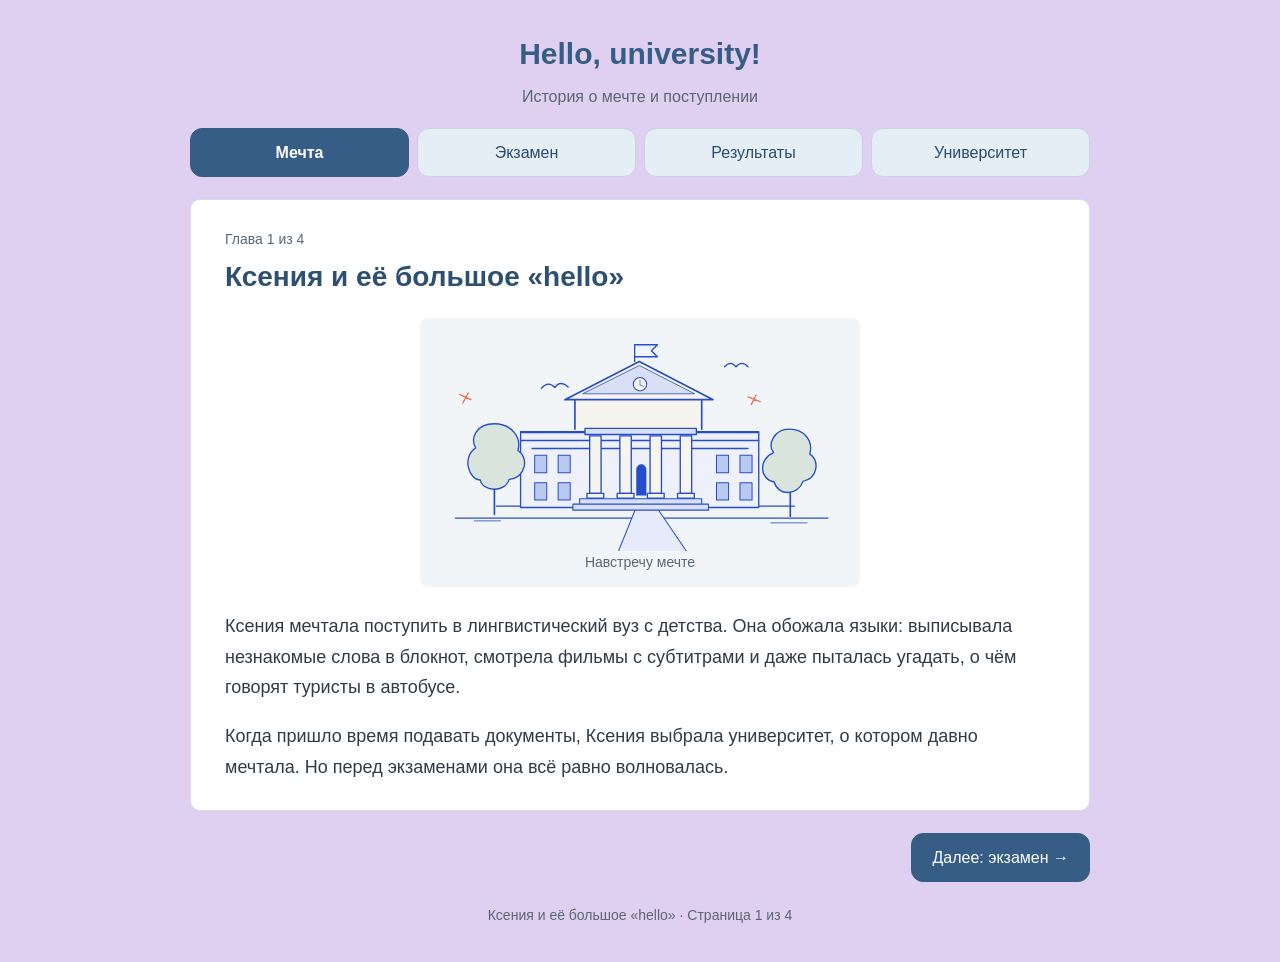
<file: index.html>
<!DOCTYPE html>
<html lang="ru">
<head>
  <meta charset="UTF-8">
  <meta name="viewport" content="width=device-width, initial-scale=1.0">
  <meta name="description" content="История о Ксении и её поступлении в лингвистический университет. Глава 1: Мечта.">
  <title>Ксения и её большое «hello»</title>
  <link rel="stylesheet" href="style.css">
</head>
<body>
  <a class="skip-link" href="#main">Перейти к тексту</a>

  <header class="site-header">
    <a class="site-name" href="index.html" lang="en">Hello, university!</a>
    <p>История о мечте и поступлении</p>
  </header>


  <nav class="menu" aria-label="Главы истории">
    <a href="index.html" aria-current="page">Мечта</a>
    <a href="exam.html">Экзамен</a>
    <a href="results.html">Результаты</a>
    <a href="university.html">Университет</a>
  </nav>

  <main id="main" tabindex="-1">
    <article class="story">
      <p class="chapter-number">Глава 1 из 4</p>
      <h1>Ксения и её большое «hello»</h1>

      <figure class="illustration">
        <img src="campus.svg" width="620" height="330"
             alt="Рисунок университета с колоннами и деревьями">
        <figcaption>Навстречу мечте</figcaption>
      </figure>

      <p>Ксения мечтала поступить в лингвистический вуз с детства. Она обожала языки: выписывала незнакомые слова в блокнот, смотрела фильмы с субтитрами и даже пыталась угадать, о чём говорят туристы в автобусе.</p>

      <p>Когда пришло время подавать документы, Ксения выбрала университет, о котором давно мечтала. Но перед экзаменами она всё равно волновалась.</p>
    </article>

    <nav class="page-navigation" aria-label="Переход между главами">
      <a class="button" href="exam.html" rel="next">Далее: экзамен →</a>
    </nav>
  </main>

  <footer class="site-footer">
    <p>Ксения и её большое «hello» · Страница 1 из 4</p>
  </footer>
</body>
</html>
</file>
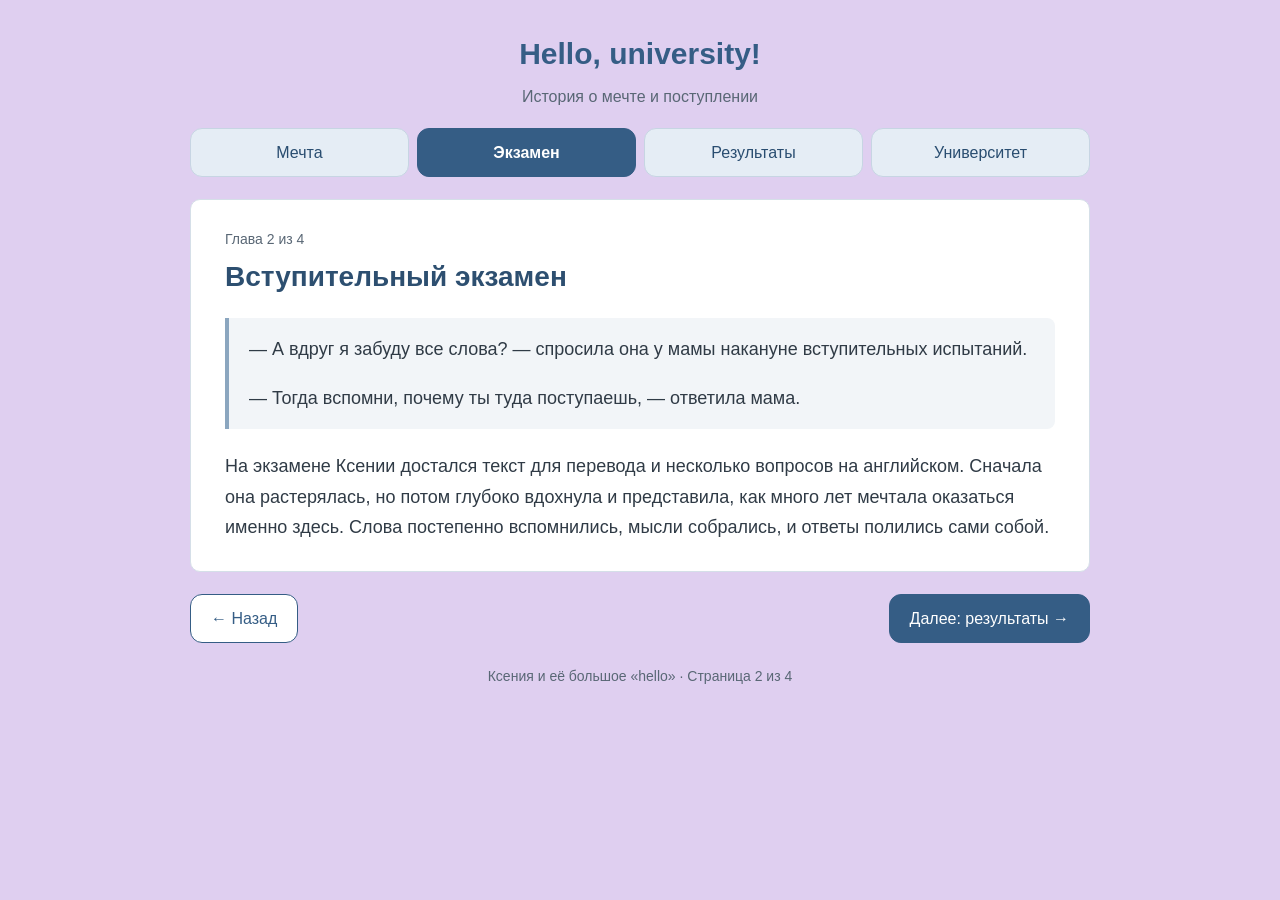
<file: exam.html>
<!DOCTYPE html>
<html lang="ru">
<head>
  <meta charset="UTF-8">
  <meta name="viewport" content="width=device-width, initial-scale=1.0">
  <meta name="description" content="История о Ксении и её поступлении в лингвистический университет. Глава 2: Экзамен.">
  <title>Экзамен — Ксения и её большое «hello»</title>
  <link rel="stylesheet" href="style.css">
</head>
<body>
  <a class="skip-link" href="#main">Перейти к тексту</a>

  <header class="site-header">
    <a class="site-name" href="index.html" lang="en">Hello, university!</a>
    <p>История о мечте и поступлении</p>
  </header>

 
  <nav class="menu" aria-label="Главы истории">
    <a href="index.html">Мечта</a>
    <a href="exam.html" aria-current="page">Экзамен</a>
    <a href="results.html">Результаты</a>
    <a href="university.html">Университет</a>
  </nav>

  <main id="main" tabindex="-1">
    <article class="story">
      <p class="chapter-number">Глава 2 из 4</p>
      <h1>Вступительный экзамен</h1>

      <div class="dialogue">
        <p>— А вдруг я забуду все слова? — спросила она у мамы накануне вступительных испытаний.</p>
        <p>— Тогда вспомни, почему ты туда поступаешь, — ответила мама.</p>
      </div>

      <p>На экзамене Ксении достался текст для перевода и несколько вопросов на английском. Сначала она растерялась, но потом глубоко вдохнула и представила, как много лет мечтала оказаться именно здесь. Слова постепенно вспомнились, мысли собрались, и ответы полились сами собой.</p>
    </article>

    <nav class="page-navigation" aria-label="Переход между главами">
      <a class="button secondary" href="index.html" rel="prev">← Назад</a>
      <a class="button" href="results.html" rel="next">Далее: результаты →</a>
    </nav>
  </main>

  <footer class="site-footer">
    <p>Ксения и её большое «hello» · Страница 2 из 4</p>
  </footer>
</body>
</html>
</file>
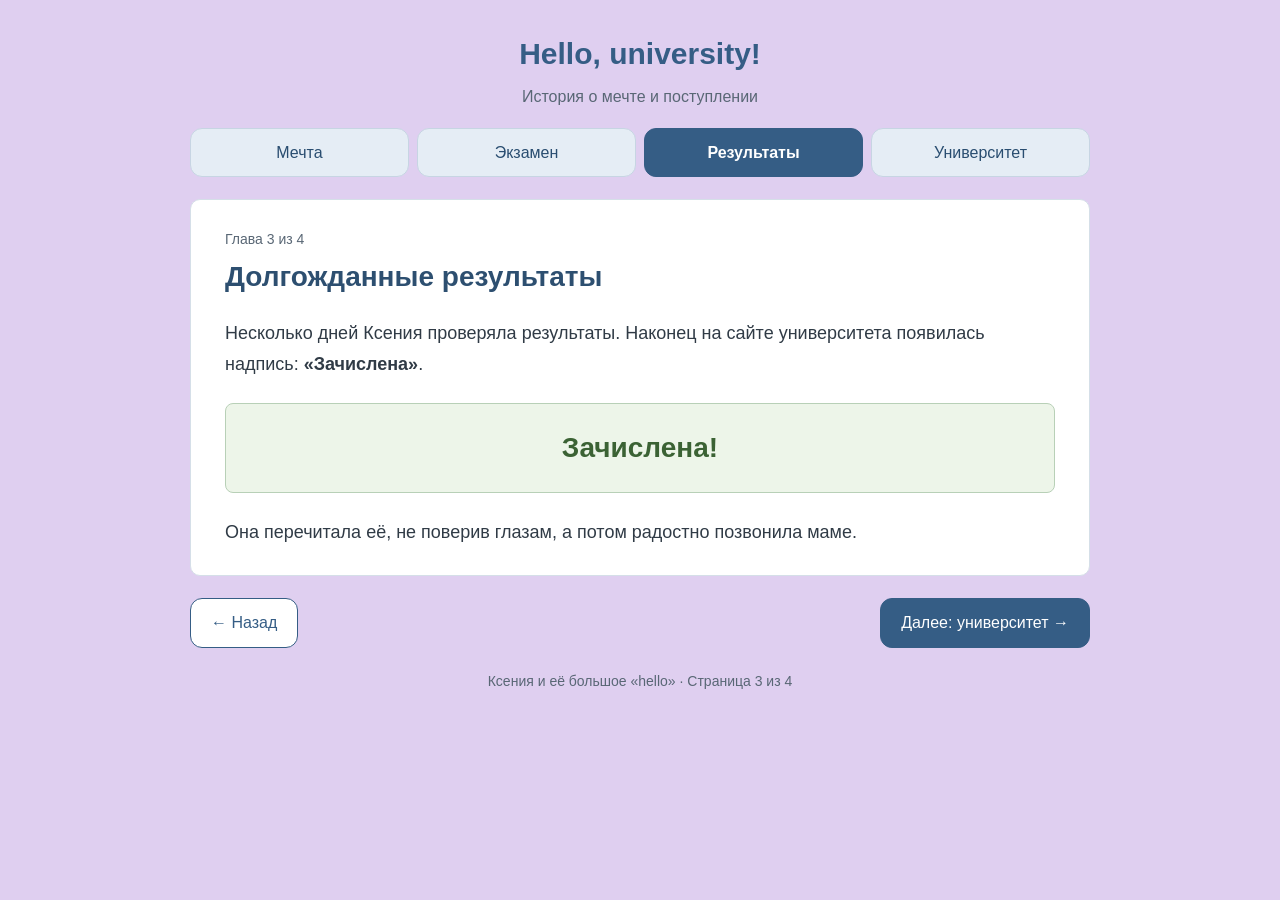
<file: results.html>
<!DOCTYPE html>
<html lang="ru">
<head>
  <meta charset="UTF-8">
  <meta name="viewport" content="width=device-width, initial-scale=1.0">
  <meta name="description" content="История о Ксении и её поступлении в лингвистический университет. Глава 3: Результаты.">
  <title>Результаты — Ксения и её большое «hello»</title>
  <link rel="stylesheet" href="style.css">
</head>
<body>
  <a class="skip-link" href="#main">Перейти к тексту</a>

  <header class="site-header">
    <a class="site-name" href="index.html" lang="en">Hello, university!</a>
    <p>История о мечте и поступлении</p>
  </header>

  <nav class="menu" aria-label="Главы истории">
    <a href="index.html">Мечта</a>
    <a href="exam.html">Экзамен</a>
    <a href="results.html" aria-current="page">Результаты</a>
    <a href="university.html">Университет</a>
  </nav>

  <main id="main" tabindex="-1">
    <article class="story">
      <p class="chapter-number">Глава 3 из 4</p>
      <h1>Долгожданные результаты</h1>

      <p>Несколько дней Ксения проверяла результаты. Наконец на сайте университета появилась надпись: <strong>«Зачислена»</strong>.</p>

      <div class="result-note" aria-hidden="true">Зачислена!</div>

      <p>Она перечитала её, не поверив глазам, а потом радостно позвонила маме.</p>
    </article>

    <nav class="page-navigation" aria-label="Переход между главами">
      <a class="button secondary" href="exam.html" rel="prev">← Назад</a>
      <a class="button" href="university.html" rel="next">Далее: университет →</a>
    </nav>
  </main>

  <footer class="site-footer">
    <p>Ксения и её большое «hello» · Страница 3 из 4</p>
  </footer>
</body>
</html>
</file>
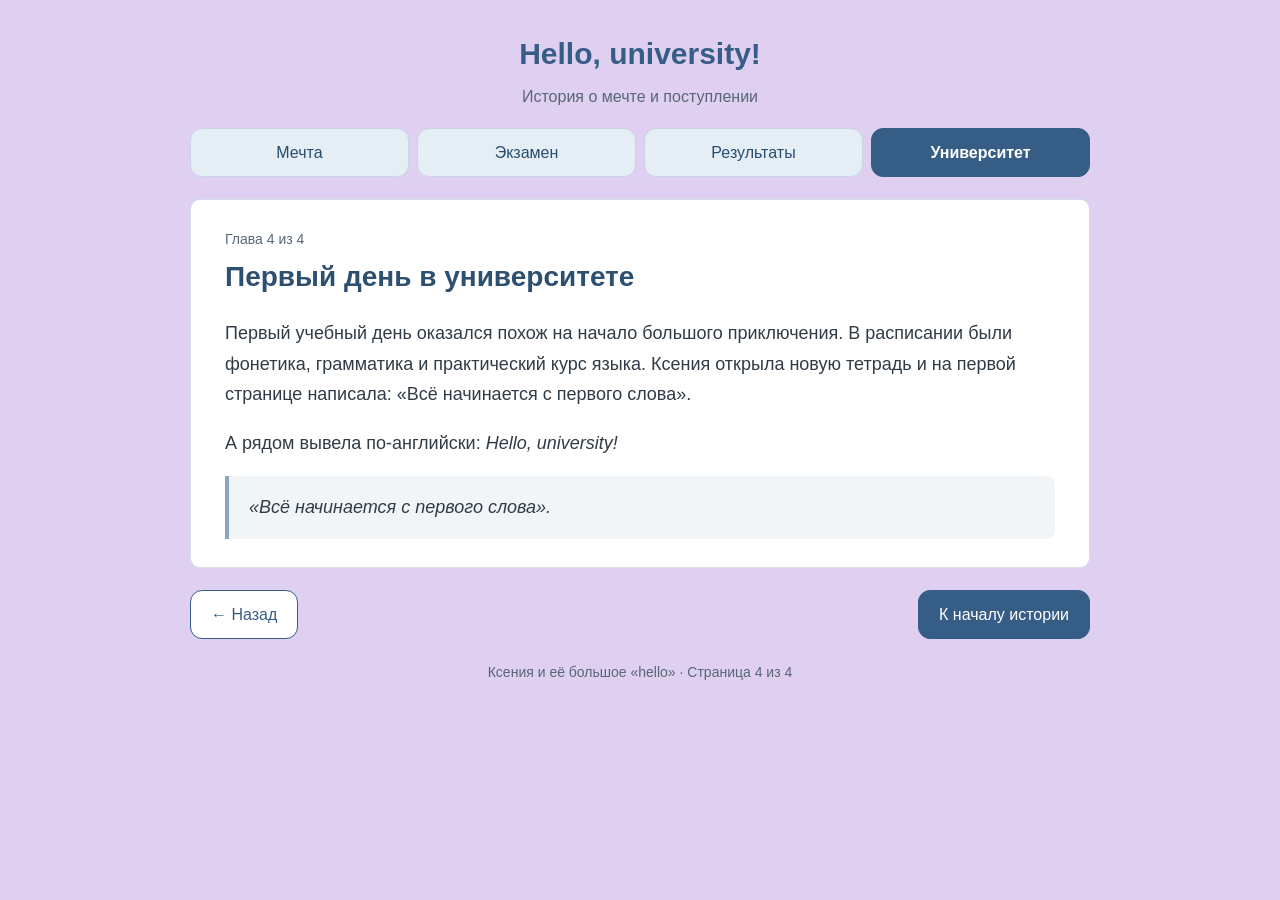
<file: university.html>
<!DOCTYPE html>
<html lang="ru">
<head>
  <meta charset="UTF-8">
  <meta name="viewport" content="width=device-width, initial-scale=1.0">
  <meta name="description" content="История о Ксении и её поступлении в лингвистический университет. Глава 4: Университет.">
  <title>Университет — Ксения и её большое «hello»</title>
  <link rel="stylesheet" href="style.css">
</head>
<body>
  <a class="skip-link" href="#main">Перейти к тексту</a>

  <header class="site-header">
    <a class="site-name" href="index.html" lang="en">Hello, university!</a>
    <p>История о мечте и поступлении</p>
  </header>

  <nav class="menu" aria-label="Главы истории">
    <a href="index.html">Мечта</a>
    <a href="exam.html">Экзамен</a>
    <a href="results.html">Результаты</a>
    <a href="university.html" aria-current="page">Университет</a>
  </nav>

  <main id="main" tabindex="-1">
    <article class="story">
      <p class="chapter-number">Глава 4 из 4</p>
      <h1>Первый день в университете</h1>

      <p>Первый учебный день оказался похож на начало большого приключения. В расписании были фонетика, грамматика и практический курс языка. Ксения открыла новую тетрадь и на первой странице написала: «Всё начинается с первого слова».</p>

      <p>А рядом вывела по-английски: <em lang="en">Hello, university!</em></p>

      <blockquote class="quote">«Всё начинается с первого слова».</blockquote>
    </article>

    <nav class="page-navigation" aria-label="Переход между главами">
      <a class="button secondary" href="results.html" rel="prev">← Назад</a>
      <a class="button" href="index.html">К началу истории</a>
    </nav>
  </main>

  <footer class="site-footer">
    <p>Ксения и её большое «hello» · Страница 4 из 4</p>
  </footer>
</body>
</html>
</file>
<file: style.css>
* {
  box-sizing: border-box;
}

body {
  margin: 0;
  background-color: #dfcff0;
  color: #303b46;
  font-family: Arial, sans-serif;
  font-size: 18px;
  line-height: 1.7;
}

.site-header,
.menu,
main,
.site-footer {
  width: calc(100% - 32px);
  max-width: 900px;
  margin-left: auto;
  margin-right: auto;
}

.site-header {
  padding: 28px 0 18px;
  text-align: center;
}

.site-name {
  color: #355d85;
  font-size: 30px;
  font-weight: bold;
  text-decoration: none;
}

.site-header p {
  margin: 4px 0 0;
  color: #596775;
  font-size: 16px;
}

.menu {
  display: flex;
  flex-wrap: wrap;
  gap: 8px;
  margin-bottom: 22px;
}

.menu a {
  flex: 1 1 160px;
  padding: 10px 14px;
  border: 1px solid #c7d5e3;
  border-radius: 12px;
  background-color: #e5edf5;
  color: #294d70;
  font-size: 16px;
  text-align: center;
  text-decoration: none;
}

.menu a:hover {
  background-color: #d5e2ef;
}

.menu a[aria-current="page"] {
  border-color: #355d85;
  background-color: #355d85;
  color: white;
  font-weight: bold;
}

.button {
  display: inline-block;
  min-height: 46px;
  padding: 10px 20px;
  border: 1px solid #355d85;
  border-radius: 12px;
  background-color: #355d85;
  color: white;
  font-size: 16px;
  text-align: center;
  text-decoration: none;
}

.button:hover {
  background-color: #294d70;
}

.secondary {
  background-color: white;
  color: #355d85;
}

.secondary:hover {
  background-color: #e5edf5;
}

a:focus-visible {
  outline: 3px solid #ad620e;
  outline-offset: 4px;
}


.story {
  padding: 28px 34px;
  border: 1px solid #d5dfe8;
  border-radius: 10px;
  background-color: white;
}

.chapter-number {
  margin: 0 0 6px;
  color: #596775;
  font-size: 14px;
}

h1 {
  margin: 0 0 22px;
  color: #2d4f70;
  font-size: 28px;
  line-height: 1.35;
}

.story p {
  margin-top: 0;
  margin-bottom: 18px;
}

.story .chapter-number {
  margin-bottom: 6px;
}

.story > :last-child,
.dialogue p:last-child {
  margin-bottom: 0;
}

.illustration {
  max-width: 440px;
  margin: 0 auto 24px;
  padding: 12px;
  border-radius: 8px;
  background-color: #f2f5f8;
  text-align: center;
}

.illustration img {
  display: block;
  width: 100%;
  height: auto;
}

figcaption {
  color: #596775;
  font-size: 14px;
}

.dialogue,
.quote {
  margin: 0 0 22px;
  padding: 16px 20px;
  border-left: 4px solid #8ba6bf;
  border-radius: 0 8px 8px 0;
  background-color: #f2f5f8;
}

.quote {
  font-style: italic;
}

.result-note {
  margin: 24px 0;
  padding: 20px;
  border: 1px solid #b8d0b7;
  border-radius: 8px;
  background-color: #edf5e9;
  color: #3b6234;
  font-size: 28px;
  font-weight: bold;
  text-align: center;
}

.page-navigation {
  display: flex;
  flex-wrap: wrap;
  justify-content: space-between;
  gap: 12px;
  margin: 22px 0;
}

.page-navigation .button:last-child {
  margin-left: auto;
}

.site-footer {
  padding: 0 0 20px;
  color: #596775;
  font-size: 14px;
  text-align: center;
}

.skip-link {
  position: absolute;
  top: -100px;
  left: 16px;
  padding: 10px 16px;
  border-radius: 8px;
  background-color: #355d85;
  color: white;
}

.skip-link:focus {
  top: 10px;
}


@media (max-width: 600px) {
  .site-header {
    padding-top: 20px;
  }

  .site-name {
    font-size: 26px;
  }

  .menu a {
    flex-basis: calc(50% - 8px);
    padding: 10px 6px;
  }

  .story {
    padding: 22px 18px;
  }

  h1 {
    font-size: 25px;
  }

  .button {
    padding: 10px 14px;
  }

  .page-navigation .button {
    flex: 1 1 200px;
  }
}

@media print {
  body {
    background-color: white;
    font-size: 12pt;
  }

  .menu,
  .page-navigation,
  .skip-link {
    display: none;
  }

  .story {
    padding: 0;
    border: 0;
  }
}
</file>
